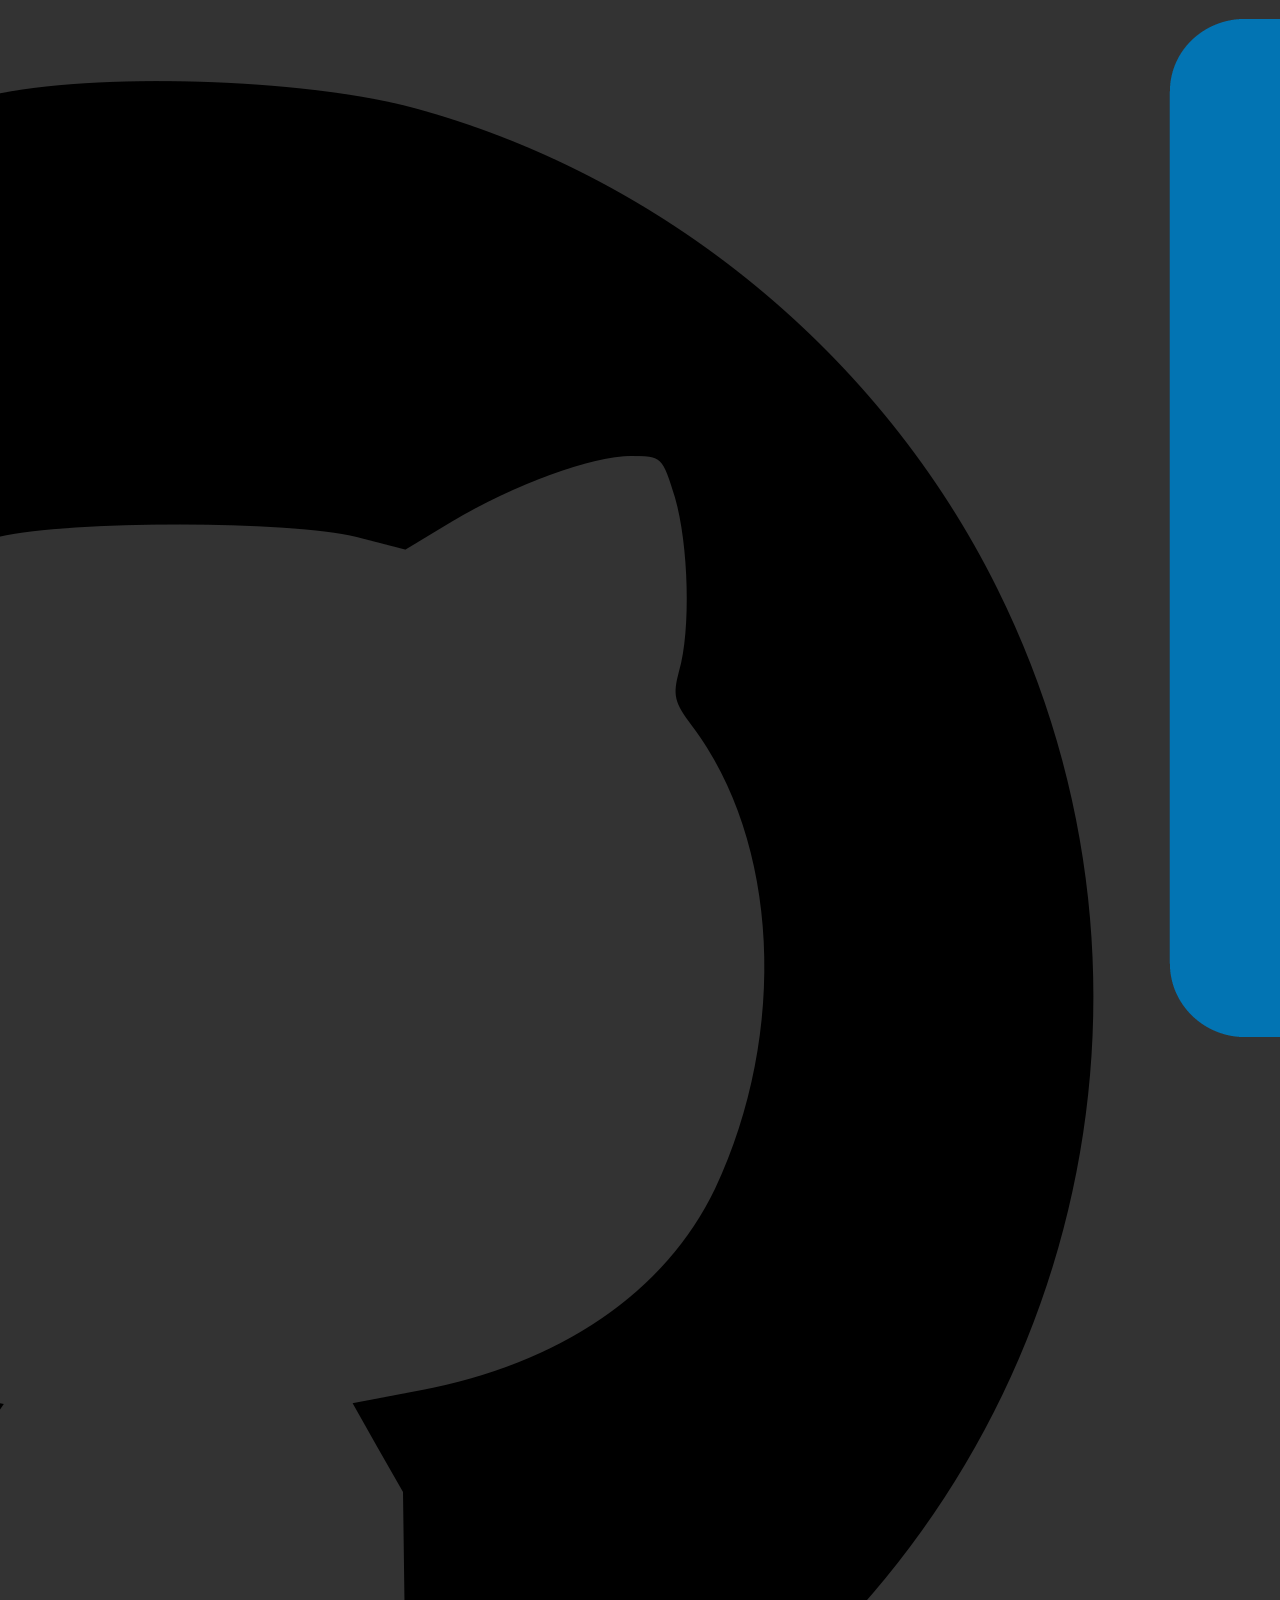
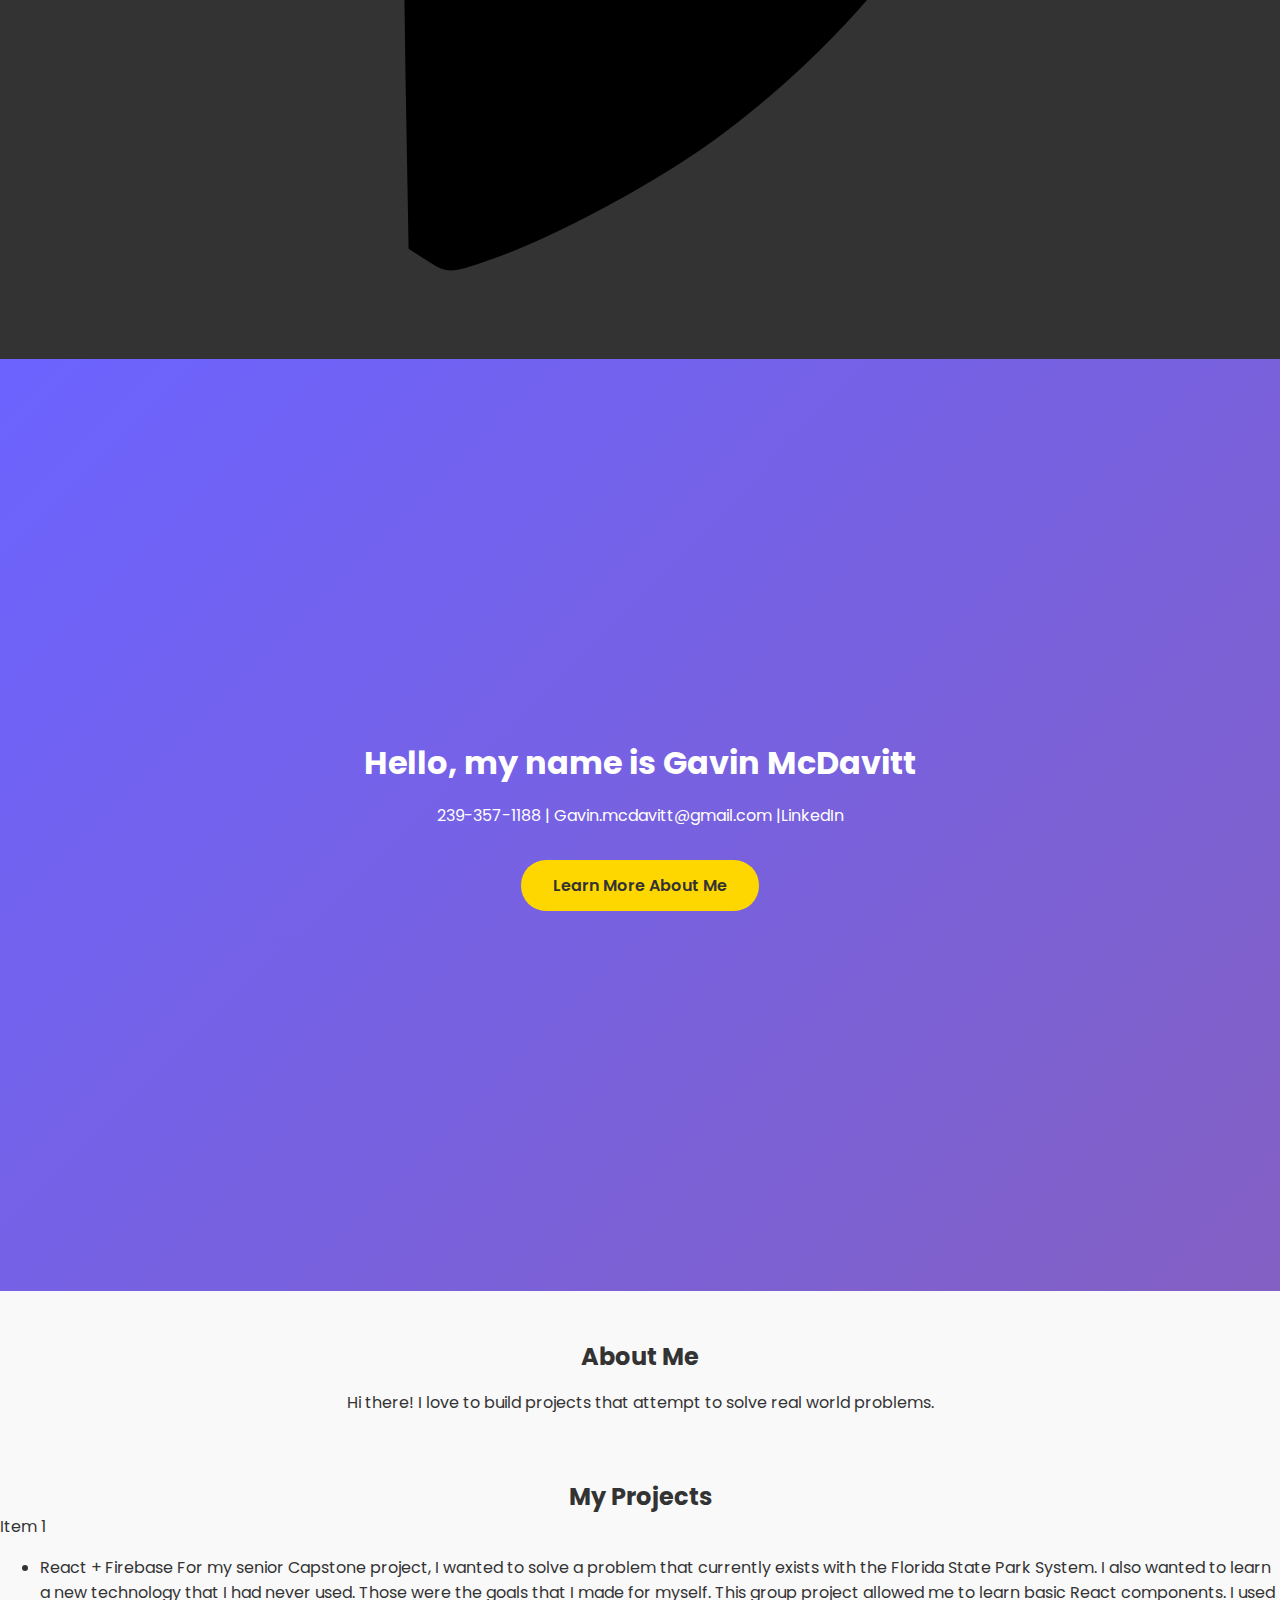
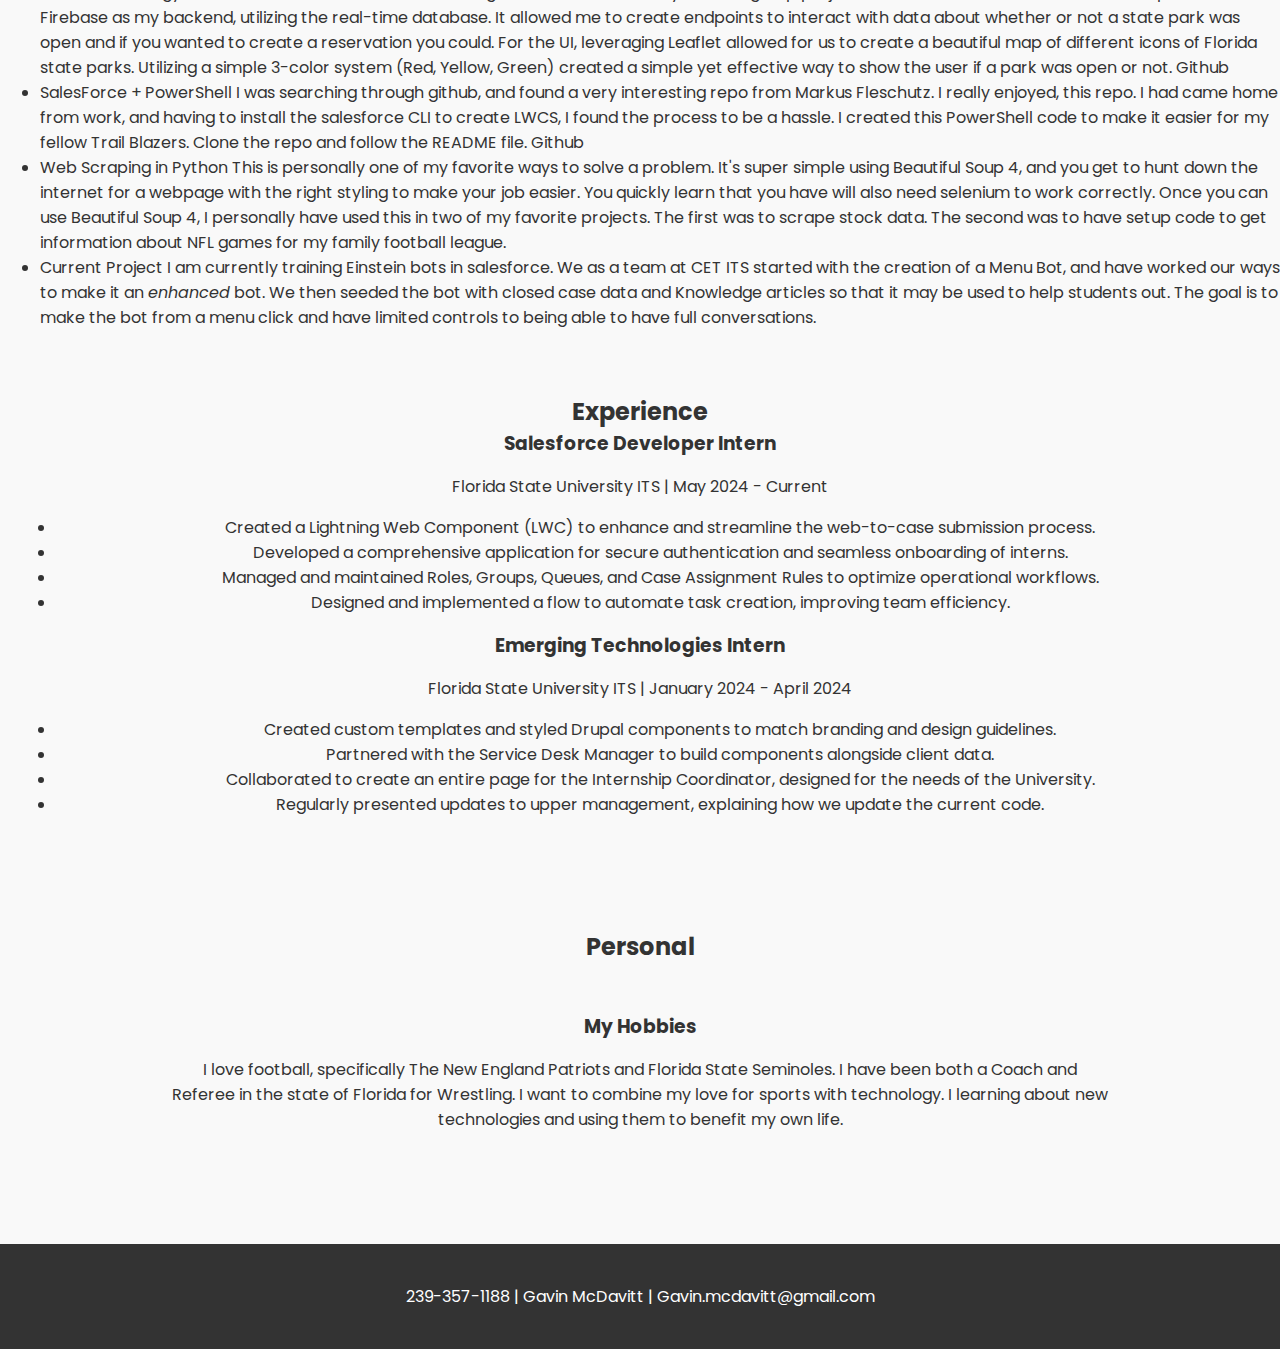
<file: index.html>
<!DOCTYPE html>
<html lang="en">
<head>
    <meta charset="UTF-8">
    <meta name="viewport" content="width=device-width, initial-scale=1.0">
    <title>Gavin McDavitt Developer</title>
    <link href="https://fonts.googleapis.com/css2?family=Poppins:wght@300;400;600&display=swap" rel="stylesheet">
    <link rel="stylesheet" href="style.css">
    <script src="index.js"></script>
</head>
<body>
    <nav class="navbar">
        <ul class="nav-list">
            <li><a href="/index.html#about">About Me</a></li>
            <li><a href="/index.html#projects">Projects</a></li>
            <li><a href="/index.html#experience">Experience</a></li>
            <li><a href="/index.html#personal">Personal</a></li>
            <li><a href="https://github.com/gavinmcdavitt"><img id = 'GithubCat'src ='/Media/GitHub_Invertocat_Logo.svg.png' /></a></li>
            <li><a href="https://www.linkedin.com/in/gavin-mcdavitt/"> <img id = 'LinkedIn'src = '/Media/LinkedIn_logo.png' /></a></li>
            <li><a href="https://www.salesforce.com/trailblazer/pbxvr2rt321yli3xdi"><img id = 'Trailheads' src = '/Media/trailhead.png' /></a></li>
        </ul>
    </nav>
    <header class="hero" id="hero">
        <div class="hero-content">
            <h1 class="hero-title">Hello, my name is Gavin McDavitt</h1>
            <p class="hero-tagline">239-357-1188 | Gavin.mcdavitt@gmail.com |<a href="https://www.linkedin.com/in/gavin-mcdavitt">LinkedIn</a> </p>
            <a href="#about" class="hero-button">Learn More About Me</a>
        </div>
    </header>

    <main>
        <section id="about" class="section">
            <h2>About Me</h2>
            <div class="content">
                <p>
                    Hi there! I love to build projects that attempt to solve real world problems.
                </p>
            </div>
        </section>
        <!--
        <section id="projects" class="section">
            <h2>My Projects</h2>
            <div class="project-grid">
                <div class="project-card">
                    <h3>State Park Reservation System</h3>
                    <p>This project solves an everlying issue with the Florida State Park system. Florida State Parks
                        do not currently have a reservation system in place. This leads to many Floridians having an
                        unenjoyable experience in the real Florida. Built in React + Firebase.
                    </p>
                    <a href="https://github.com/gavinmcdavitt/StateParkApp" class="project-link">View on GitHub</a>

                </div>
                <div class="project-card">
                    <h3>Python to help me Walk the St. Marks Tallahassee Path</h3>
                    <p> In this project, I utilized the python libraries:
                        Beautiful Soup and openpyxl. This allowed me to web scrape the data about future games including:
                        Home, Away, Over-Under, Home Spread. I would print these to a excel sheet, to keep track of each week's
                        games.
                    </p>
                    <a href="https://github.com/gavinmcdavitt/McDavitt-Walk-of-Shame" class="project-link">View on GitHub</a>
                </div>
                <div class="project-card">
                    <h3>Flow + Automation Superbadges</h3>
                    <p>Flow Administration Superbadge Unit
                        Flow Optimization Superbadge Unit
                        Record-Triggered Flow Superbadge Unit
                        Screen Flow Fundamentals Superbadge Unit
                        Flow Data Collections Optimization Superbadge Unit
                    </p>
                    <a href="https://www.salesforce.com/trailblazer/pbxvr2rt321yli3xdi" class="project-link">View on Trailhead</a>
                </div>
                <div class="project-card">
                    <h3>Palindrome Checker</h3>
                    <p>I was curious about using one instead of having to search for other websites. I included it  <a href="/palindrome.html">here</a>.
                    </p>
                     <a href="/palindrome.html">View Here</a>
                </div>
            </div>
        </section> 
-->
<h2 style="text-align: center;" id="projects">My Projects</h2>

        <div class="page-container">
            <!-- Flexbox container for interacting elements -->
            <div class="flexbox hidden">
                <div class="flex-item" id="FlexItem">Item 1</div>
            </div>
    
            <!-- Circular container -->
            <div class="void" id="void">
                <div class="crop">
                    <ul id="card-list" style="--count: 4;">
                        <li>
                        
                            
                            <div class="card" id ='card-1' onclick="copyCardTextById('card-1')"> 
                                <div class="overlay-card"> </div>   
                                
                                <span class="model-name">React + Firebase</span><span>
    
                            
                            For my senior Capstone project, I wanted to solve a problem that currently exists with the Florida State Park System. I also wanted to
                            learn a new technology that I had never used. Those were the goals that I made for myself. This group project allowed me to 
                            learn basic React components. I used Firebase as my backend, utilizing the real-time database. It allowed me to create endpoints to interact 
                            with data about whether or not a state park was open and if you wanted to create a reservation you could. For the UI, leveraging Leaflet allowed
                            for us to create a beautiful map of different icons of Florida state parks. Utilizing a simple 3-color system (Red, Yellow, Green) created a 
                            simple yet effective way to show the user if a park was open or not. 
                            <a href="https://github.com/gavinmcdavitt/StateParkApp" target="_blank" style="text-decoration: none; color: inherit;">Github</a>
                        </span>
                    </div></li>
                        <li><div class="card" id ='card-2' onclick="copyCardTextById('card-2')">
                            <div class="overlay-card"> </div><span class="model-name">SalesForce + PowerShell</span><span>
                            I was searching through github, and found a very interesting <a href = "https://github.com/fleschutz/PowerShell"> repo </a> from <a href = "https://fleschutz.de/">Markus Fleschutz.</a> I really enjoyed,
                            this repo. I had came home from work, and having to install the salesforce CLI to create LWCS, I found the process to be a hassle. I created this PowerShell
                            code to make it easier for my fellow Trail Blazers. Clone the repo and follow the README file.
                            <a href="https://github.com/gavinmcdavitt/Install-Salesforce-CLI-through-powershell" target="_new"> Github</a>
                            
                        </span></div></li>
                        <li><div class="card" id ='card-3' onclick="copyCardTextById('card-3')">
                            <div class="overlay-card"> </div><span class="model-name">Web Scraping in Python</span><span>
                            This is personally one of my favorite ways to solve a problem. It's super simple using Beautiful Soup 4, and you get to hunt
                            down the internet for a webpage with the right styling to make your job easier. You quickly learn that you have will also need selenium
                            to work correctly. Once you can use Beautiful Soup 4, I personally have used this in two of my favorite projects. The first was to scrape 
                            <a href="https://github.com/gavinmcdavitt/Stock_price_Scraping" target="_new"> stock data. </a> The second was to have setup 
                            code to get information about NFL games for my <a href="https://github.com/gavinmcdavitt/McDavitt-Walk-of-Shame" target="_new">family football league.</a>
                        </span></div></li>
                        <li>
                            <div class="card" id ='card-4' onclick="copyCardTextById('card-4')">  <div class="overlay-card"> </div><span class="model-name">Current Project</span>
                                <span>
                            I am currently training Einstein bots in salesforce. We as a team at CET ITS started with the creation of a Menu Bot, and have worked our ways
                            to make it an <i>enhanced</i> bot. We then seeded the bot with closed case data and Knowledge articles so that it may be used to help students out.
                            The goal is to make the bot from a menu click and have limited controls to being able to have full conversations.
                        </span></a></div></li>
                    </ul>
                    <div class="last-circle"></div>
                    <div class="second-circle"></div>
                </div>
                <div class="mask"></div>
                <div class="center-circle"></div>
            </div>
        </div>

        <section id="experience" class="section">
            <h2>Experience</h2>
            <div class="experience-grid">
                <div class="experience-card">
                    <h3>Salesforce Developer Intern</h3>
                    <p>Florida State University ITS | May 2024 - Current</p>
                    <ul>
            <li> Created a Lightning Web Component (LWC) to enhance and streamline the web-to-case submission process.</li>
            <li> Developed a comprehensive application for secure authentication and seamless onboarding of interns. </li>
            <li> Managed and maintained Roles, Groups, Queues, and Case Assignment Rules to optimize operational workflows.</li>
            <li> Designed and implemented a flow to automate task creation, improving team efficiency.</li>
                    </ul>
                </div>
            </div>
            <div class="experience-grid">
                <div class="experience-card">
                    <h3>Emerging Technologies Intern</h3>
                    <p>Florida State University ITS | January 2024 - April 2024</p>
                    <ul>
            <li> Created custom templates and styled Drupal components to match branding and design guidelines. </li>
            <li> Partnered with the Service Desk Manager to build components alongside client data. </li>
            <li> Collaborated to create an entire page for the Internship Coordinator, designed for the needs of the University.</li>
            <li>Regularly presented updates to upper management, explaining how we update the current code.</li>
                    </ul>

                </div>
            </div>
        </section>

        <section id="personal" class="section">
            <h2>Personal</h2>
                <div class="personal-card">
                    <h3>My Hobbies</h3>
                    <p>I love football, specifically The New England Patriots and Florida State Seminoles. I have been both a Coach and Referee in the state of Florida for Wrestling.
                        I want to combine my love for sports with technology. 
                        I learning about new technologies and using them to benefit my own life.
                    </p>
                </div>
        </section>

        <footer class="footer">
            <p>239-357-1188 | Gavin McDavitt | Gavin.mcdavitt@gmail.com</p>
        </footer>
</body>
</html>
</file>
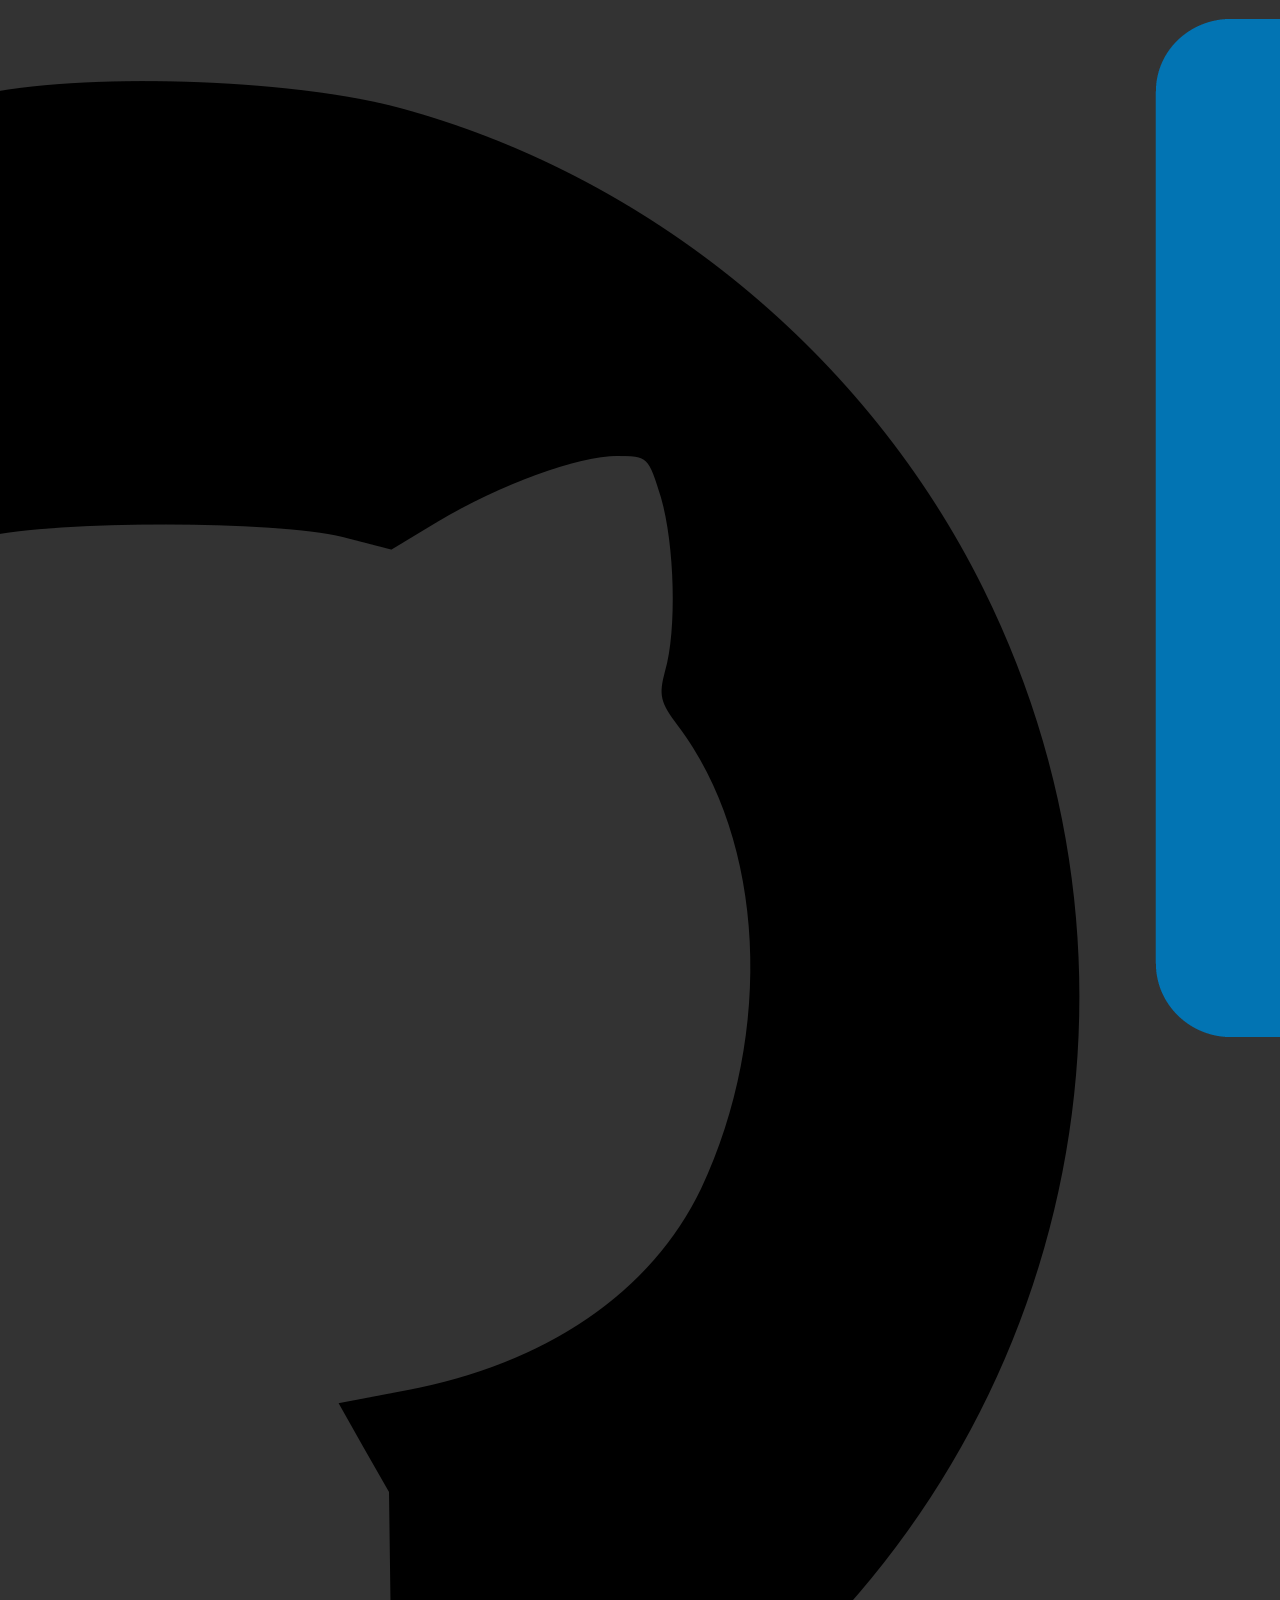
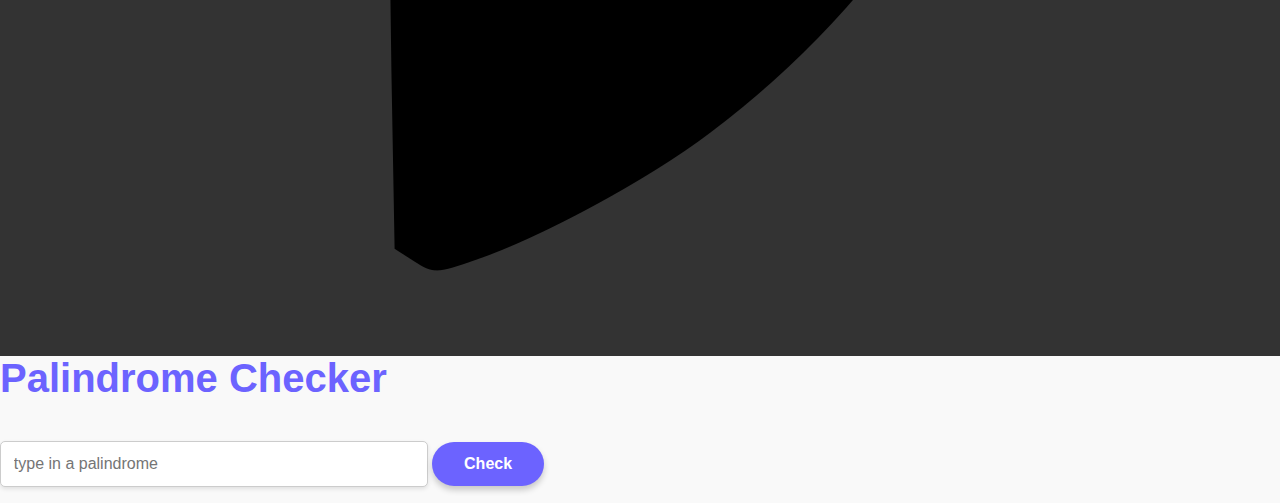
<file: palindrome.html>
<!DOCTYPE html>
<html lang="en">
    <head>
        <title>Palindrome Checker</title>
        <link rel="stylesheet" href="style.css">
        <Style>
            .footer {
                background: #333;
                color: white;
                text-align: center;
                padding: 1.5em 0;
                position: absolute;
                width: 100%;
                bottom: 0;
            }
            /* Palindrome Checker Styling */
            .checker-container {
                display: flex;
                flex-direction: column;
                align-items: center;
                justify-content: center;
                min-height: 100vh; /* Full page height */
                text-align: center;
            }
    
            h1 {
                color: #6C63FF; /* Matches the theme */
                font-size: 2.5rem;
                margin-bottom: 1em;
            }
    
            input[type="text"] {
                width: 80%;
                max-width: 400px;
                padding: 0.8em;
                font-size: 1rem;
                border: 1px solid #ccc;
                border-radius: 5px;
                box-shadow: 0px 2px 4px rgba(0, 0, 0, 0.1);
                margin-bottom: 1em;
            }
    
            button {
                padding: 0.8em 2em;
                font-size: 1rem;
                font-weight: 600;
                color: #fff;
                background-color: #6C63FF;
                border: none;
                border-radius: 25px;
                cursor: pointer;
                transition: all 0.3s ease;
                box-shadow: 0px 4px 6px rgba(0, 0, 0, 0.2);
            }
    
            button:hover {
                background-color: #8360c3;
            }
    
        </Style>
    </head>
<body>
    <nav class="navbar">
        <ul class="nav-list">
            <li><a href="/index.html#about">About Me</a></li>
            <li><a href="/index.html#projects">Projects</a></li>
            <li><a href="/index.html#experience">Experience</a></li>
            <li><a href="/index.html#personal">Personal</a></li>
            <li><a href="https://github.com/gavinmcdavitt"><img id = 'GithubCat'src ='/Media/GitHub_Invertocat_Logo.svg.png' /></a></li>
            <li><a href="https://www.linkedin.com/in/gavin-mcdavitt/"> <img id = 'LinkedIn'src = '/Media/LinkedIn_logo.png' /></a></li>
            <li><a href="https://www.salesforce.com/trailblazer/pbxvr2rt321yli3xdi"><img id = 'Trailheads' src = '/Media/Trailhead.png' /></a></li>
        </ul>
    </nav>
    <h1> Palindrome Checker</h1>
    <input id = "input" type = "text" placeholder="type in a palindrome "/>
    <button onclick = "check()">Check</button>  
    <script src = "index.js"></script>
</body>
</html>
</file>
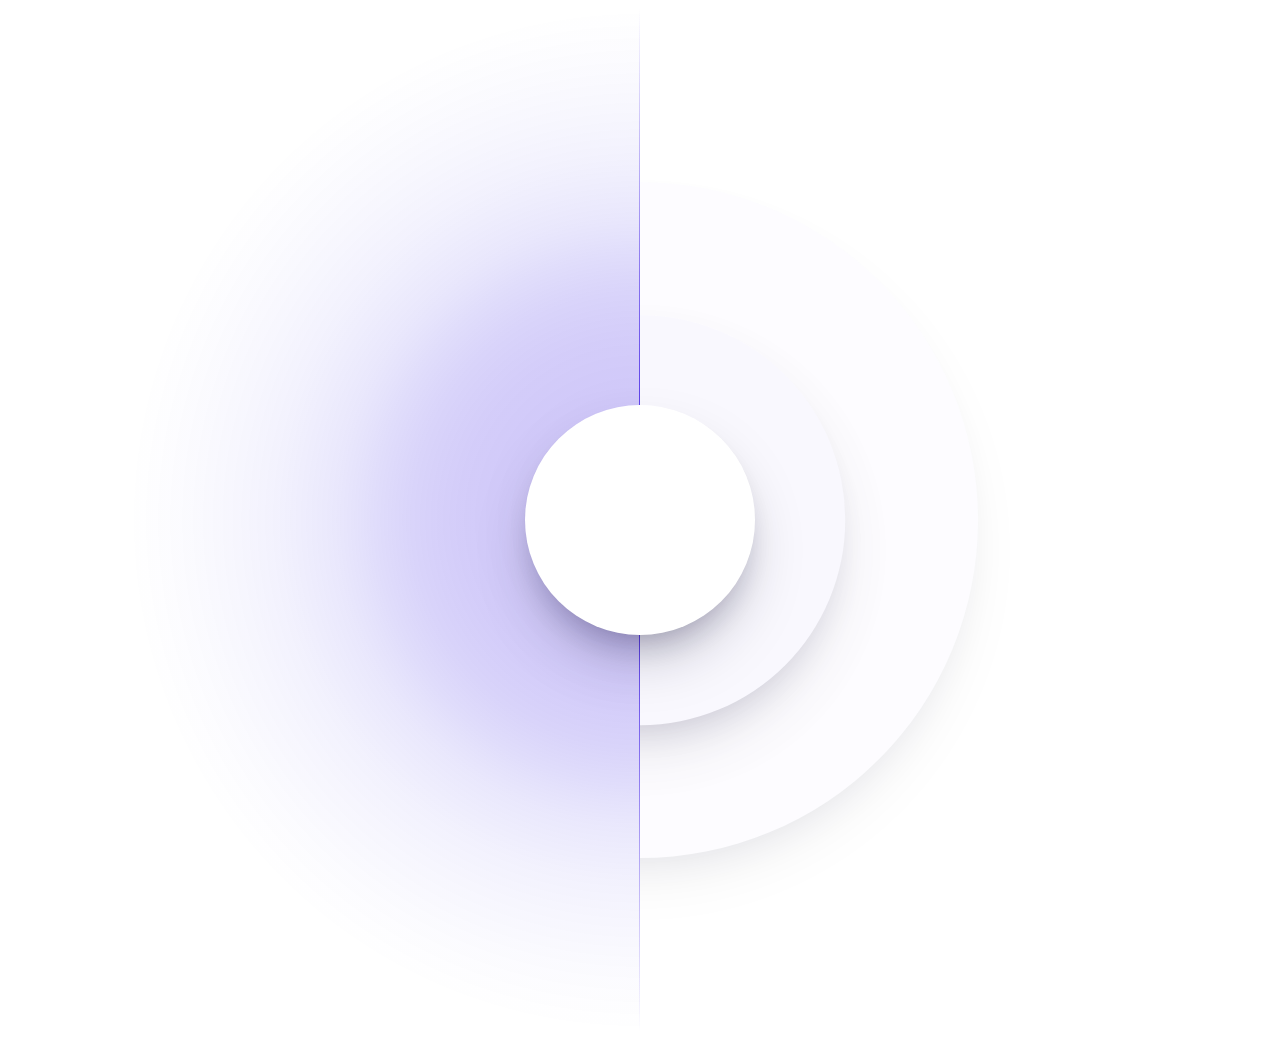
<file: practice.html>
<!DOCTYPE html>
<html lang="en">
<head>
    <meta charset="UTF-8">
    <meta name="viewport" content="width=device-width, initial-scale=1.0">
    <title>Projects done</title>
    <link rel="stylesheet" href="practice.css">
    <script>
        function copyCardTextById(id) {
            // Select the card element by its ID
            const card = document.getElementById(id);
        
            if (card) {
                // Get the `model-name` text and other text content
                const modelName = card.querySelector('.model-name')?.textContent || '';
                const otherText = [...card.querySelectorAll('span')]
                    .filter(span => !span.classList.contains('model-name'))
                    .map(span => span.textContent)
                    .join(' ');
        
                // Update the flexbox with the formatted content
                const flexItem = document.querySelector('.flexbox .flex-item');
                if (flexItem) {
                    flexItem.innerHTML = `
                        <h2>${modelName}</h2>
                        <p>${otherText}</p>
                    `;
                }
        
                // Make the flexbox visible
                const flexbox = document.querySelector('.flexbox');
                if (flexbox) {
                    flexbox.classList.remove('hidden');
                }
        
                // Log to console for verification
                console.log('Updated flexbox with:', { modelName, otherText });
            } else {
                console.error('Card with ID', id, 'not found.');
            }
        }
        
    </script>
    
</head>
<body>
    <div class="page-container">
        <!-- Flexbox container for interacting elements -->
        <div class="flexbox hidden">
            <div class="flex-item">Item 1</div>
        </div>

        <!-- Circular container -->
        <div class="void" id="void">
            <div class="crop">
                <ul id="card-list" style="--count: 4;">
                    <li><div class="card" id ='card-1' onclick="copyCardTextById('card-1')"><a><span class="model-name">Slide 1</span><span>

                        Lorem ipsum dolor sit amet, consectetur adipiscing elit. Vivamus vel sagittis diam. Phasellus at felis pretium velit imperdiet hendrerit. Curabitur at pharetra libero, vel facilisis turpis. Nulla eu sollicitudin dolor. Suspendisse elementum eros ut mi tincidunt, sit amet feugiat nunc eleifend. Morbi ligula mi, fermentum id imperdiet id, ultrices eget nunc. Nunc ante odio, finibus et tristique sit amet, viverra a erat. Sed sollicitudin risus orci, non fermentum neque facilisis vitae. Sed placerat molestie elit a interdum. Duis ut lorem ac tellus varius commodo.
                        
                        Donec ornare velit eget consectetur euismod. Nullam ultrices sapien leo, nec consectetur quam dapibus sed. Curabitur placerat purus nec urna iaculis, feugiat sollicitudin dolor consectetur. Nunc a libero id metus auctor placerat quis et nisl. Integer orci quam, ultricies congue lorem non, ullamcorper imperdiet lectus. Fusce nunc quam, semper vel tempor in, dictum iaculis nisl. Donec consequat sollicitudin accumsan. Nam ut ligula eu dolor iaculis tristique. Proin aliquet ex dui, ut aliquam arcu sollicitudin eget. Sed non faucibus lectus. Curabitur fringilla est id quam mattis, sit amet suscipit neque aliquam. Phasellus fringilla lectus dolor, in dapibus sem condimentum ut. Aenean quis volutpat metus. Pellentesque vel ullamcorper nisi, in congue orci. Nunc ut sem sit amet tellus auctor laoreet. Maecenas ut aliquet massa.
                        
                        Integer mattis velit sed enim faucibus bibendum. Aenean et orci enim. Pellentesque interdum arcu magna, eget auctor metus scelerisque sed. Mauris mattis posuere laoreet. Quisque at imperdiet quam, at viverra orci. Nunc ornare at purus eget efficitur. Praesent in orci massa. Suspendisse commodo ante arcu, in scelerisque urna aliquam eget. Curabitur varius egestas velit in convallis. Donec vehicula orci nec sem vestibulum, in pretium nunc viverra. Morbi ut elementum augue. Nulla fringilla egestas dapibus. Phasellus non convallis eros. Praesent nec consectetur velit. Sed ultricies lorem enim, sed volutpat diam tristique sed. Nunc sollicitudin non magna sit amet egestas. </span></a></div></li>
                    <li><div class="card" id ='card-2' onclick="copyCardTextById('card-2')"><a><span class="model-name">Slide 2</span><span>

                        Lorem ipsum dolor sit amet, consectetur adipiscing elit. Aliquam suscipit tempor sapien, sit amet facilisis dui faucibus suscipit. Nunc erat dolor, imperdiet at est nec, eleifend tempor augue. Fusce dignissim est in est feugiat, eget commodo ex interdum. Orci varius natoque penatibus et magnis dis parturient montes, nascetur ridiculus mus. Pellentesque eleifend, quam at fermentum volutpat, tortor turpis condimentum lacus, vel tincidunt ipsum purus nec ante. Vivamus tempor dolor nec mollis semper. Phasellus pharetra ut purus a congue. Curabitur bibendum nunc id eros rutrum vestibulum. Morbi vel lorem diam.
                        
                        Curabitur ac suscipit risus. Mauris rutrum malesuada elit ut pellentesque. Aenean et dui accumsan, consectetur magna id, malesuada magna. Nulla vitae sem at purus egestas bibendum. Phasellus eget sem at turpis mattis hendrerit in quis magna. Vestibulum egestas, velit vel luctus commodo, libero erat pulvinar odio, faucibus tempus libero felis a magna. Vestibulum vitae vestibulum felis. Vivamus interdum, diam eget fringilla dictum, augue ipsum interdum purus, id maximus justo tortor id turpis. Suspendisse commodo vehicula bibendum. Nam ultricies eros in ex cursus, at tempus tellus ultrices. Nulla consectetur pulvinar risus, porttitor hendrerit mi ultricies in. Morbi a erat at enim molestie pellentesque. Sed hendrerit eros efficitur nisl placerat, sit amet fringilla risus tincidunt. Phasellus iaculis nulla at justo faucibus finibus. Nullam porttitor tincidunt nibh, sit amet sagittis nisi aliquet nec. Proin rutrum volutpat sapien a tempus.
                        
                        Phasellus tristique nunc in tortor ornare, quis aliquet leo blandit. Maecenas vel leo at tortor feugiat blandit. Vestibulum mollis sapien velit, eleifend accumsan ex semper et. Maecenas sit amet pretium justo. Cras a ex nulla. Vivamus ante elit, gravida ut eros eget, lobortis mollis nisl. Donec nec arcu luctus lorem volutpat dignissim eget eu massa.
                        
                        Pellentesque sit amet consectetur justo, placerat sagittis risus. Suspendisse luctus convallis ante eu suscipit. Etiam in quam cursus, sollicitudin sem sed, rhoncus purus. Donec pharetra ullamcorper maximus. Duis elementum pretium finibus. Etiam imperdiet posuere velit non fringilla. Sed et luctus magna. Integer feugiat enim in blandit tincidunt. Aliquam faucibus pulvinar lorem eleifend volutpat. Lorem ipsum dolor sit amet, consectetur adipiscing elit. Fusce ultricies leo diam, sed ultricies est blandit vel. Phasellus dapibus nisi in ipsum viverra varius. Donec blandit lorem nibh, a lacinia enim ornare at. Nulla dignissim metus enim, in pellentesque nulla lacinia sed. Sed auctor mattis accumsan.
                        
                        Integer vitae molestie nisi. Duis ut purus posuere, molestie tellus id, tristique ante. Proin vehicula metus ante, et malesuada libero commodo at. Aliquam sollicitudin libero tincidunt ornare varius. Mauris risus ante, sagittis nec vehicula egestas, suscipit a urna. Vestibulum id mollis nunc. Donec nisl enim, vulputate vitae ex sagittis, eleifend blandit mauris. </span></a></div></li>
                    <li><div class="card" id ='card-3' onclick="copyCardTextById('card-3')"><a><span class="model-name">Slide 3</span><span>Lorem ipsum dolor sit amet, consectetur adipiscing elit. Maecenas dignissim libero et lorem suscipit semper. Vivamus finibus elementum orci ut commodo. Cras nec bibendum lorem. In hac habitasse platea dictumst. Donec condimentum turpis et fringilla bibendum. Vivamus dictum lobortis elementum. Suspendisse potenti. Nullam rhoncus eget leo non eleifend. Vestibulum nisi felis, dictum quis scelerisque non, aliquam rhoncus dui. Donec rutrum bibendum vulputate. Sed gravida, metus a tincidunt pharetra, lectus libero imperdiet magna, non porta eros justo in metus. Donec lobortis eros arcu, eget vestibulum quam facilisis a. Suspendisse vitae massa venenatis, dapibus ipsum in, eleifend eros. Donec efficitur nisi ac justo tincidunt gravida. </span></a></div></li>
                    <li><div class="card" id ='card-4' onclick="copyCardTextById('card-4')"><a><span class="model-name">Slide 4</span><span>

                        Lorem ipsum dolor sit amet, consectetur adipiscing elit. Integer convallis, justo non hendrerit condimentum, nunc ligula convallis diam, eu elementum eros dolor ut lectus. Ut pharetra purus ex, eget sagittis libero auctor in. Donec id quam condimentum, placerat diam at, suscipit nisi. Vestibulum tincidunt quam ac vulputate bibendum. Vestibulum finibus eros eget lectus rhoncus maximus. Aliquam in tristique nibh, a consectetur tortor. Integer suscipit sem eget ex lacinia dignissim. Nunc tincidunt enim erat, vel posuere velit suscipit in. Vivamus pulvinar vel metus ut iaculis. Mauris interdum sodales suscipit. Proin faucibus eleifend magna.
                        
                        Vivamus porttitor nibh eu diam mattis, in molestie nisl egestas. Vestibulum non nunc a ipsum fermentum tempor. Donec a pellentesque tellus, at sagittis dolor. Praesent odio libero, ullamcorper non aliquam id, suscipit a tortor. Quisque vel consequat enim. Aenean vestibulum, purus vel maximus condimentum, dui metus aliquet magna, commodo tincidunt libero justo id nisi. Fusce faucibus vehicula nibh, id aliquet orci tincidunt vel. Curabitur tincidunt massa eu erat tincidunt, at malesuada purus iaculis. Fusce efficitur iaculis ipsum id posuere. Maecenas varius tincidunt turpis quis congue. Nullam et eleifend risus. Praesent vestibulum tincidunt odio, id tristique nisl condimentum et. Duis sed nunc eget ipsum gravida molestie. Nam ultricies, felis eu condimentum eleifend, enim lorem placerat odio, et tempus dui nunc vitae enim. Vivamus lacinia risus faucibus elit finibus, sed rhoncus magna consectetur. </span></a></div></li>
                </ul>
                <div class="last-circle"></div>
                <div class="second-circle"></div>
            </div>
            <div class="mask"></div>
            <div class="center-circle"></div>
        </div>
    </div>
</body>
</html>
</file>
<file: style.css>
/* Global Styles */
/* These styles provide a consistent look and feel across the entire website. */
body {
    font-family: 'Poppins', sans-serif;
    margin: 0;
    padding: 0;
    box-sizing: border-box;
    color: #333; /* Default text color*/
    background-color: #f9f9f9; /* Background color of the wesbite */
    scroll-behavior: smooth; /* When you click on nav links this make it scroll smoothly */
}

h1, h2, h3 {
    margin: 0; 
}

a {
    text-decoration: none;
    color: inherit;
}

/* Navbar */
.navbar {
    background-color: #333; 
    padding: 1rem; /* Adds spacing */
    position: sticky; /* Keeps the navbar visible at the top while scrolling. */
    top: 0;
    z-index: 1000; 
}

.nav-list {
    list-style-type: none; 
    margin: 0;
    padding: 0;
    display: flex;
    justify-content: center; 
    gap: 2rem; 
}

.nav-list a {
    color: white;
    font-family: 'Poppins', sans-serif;
    font-weight: 400;
    font-size: 1rem; 
}

.nav-list a:hover {
    text-decoration: underline;
}

/* Hero Section */
/* The hero is used for the introduction page */
.hero {
    display: flex; 
    justify-content: center;
    align-items: center;
    height: 100vh; 
    background: linear-gradient(135deg, #6C63FF, #8360c3); 
    color: white; 
    text-align: center;
    padding: 1em; /* Adds some spacing around the content. */
}

.hero-title span {
    color: #FFD700; 
    font-weight: 600;
}

.hero-button {
    display: inline-block;
    margin-top: 1em;
    padding: 0.8em 2em; 
    background: #FFD700; 
    color: #333; 
    font-weight: 600;
    border-radius: 25px; /* Rounded corners. */
    transition: all 0.3s ease; 
}

/* Sections */
.section {
    padding: 3em 1em; 
    text-align: center; 
}
.personal-card{
    padding: 3em 1em; 
    width:75%;
    margin: auto;
}

.project-grid {
    display: flex;
    gap: 2em;
    flex-wrap: wrap; 
    justify-content: center; 
}

.project-card {
    background: white; 
    padding: 1.5em; 
    box-shadow: 0px 4px 6px rgba(0, 0, 0, 0.1); 
    border-radius: 10px;
    max-width: 300px; 
    text-align: left; 
}

.project-link {
    color: #6C63FF; 
    font-weight: 600; 
    margin-top: 1em;  
    display: inline-block;
}

/* Footer */
.footer {
    background: #333; 
    color: white; 
    text-align: center;
    padding: 1.5em 0; 
}
</file>
<file: practice.css>
:root {
            --rotate-speed: 40;
            --count: 8; /* Default count, the DOM element should override this */
            --easeInOutSine: cubic-bezier(0.37, 0, 0.63, 1);
            --easing: cubic-bezier(0.000, 0.37, 1.000, 0.63);
        }
        .void {
            width: 100%;
            max-width: 1024px;
            margin: auto;
            position: relative;
            aspect-ratio: 1 / 1;
        }
        .void ul {
            list-style-type: none;
            margin: 0;
            padding: 0;
            position: relative;
            width: 100%;
            aspect-ratio: 1 / 1;
            outline: 2px dotted magenta;
            z-index: 1;
        }
        .void li {
            will-change: transform; /*optimization */
            position: absolute;
            top: 50%;
            transform: translateY(-50%);
        /* 	outline: 2px dashed cyan; */
            width: 100%;
            animation: rotateCW calc(var(--rotate-speed) * 1s) var(--easing) infinite;
        }
        .void .card {
            will-change: transform; /* optimization */
            width: 27%;
            display: flex;
            flex-direction: column;
            align-items: flex-start;
            padding: 16px 24px;
            gap: 8px;
            background: #FFFFFF;
            box-shadow: 0px 4px 12px rgba(0, 0, 0, 0.1), 0px 16px 32px rgba(0, 0, 0, 0.1);
            border-radius: 12px;
            font-family: 'Inter', sans-serif;
            font-style: normal;
            font-weight: 400;
            font-size: 14px;
            line-height: 20px;
            color: #535062;
            animation: rotateCCW calc(var(--rotate-speed) * 1s) var(--easing) infinite;

            overflow: hidden;
            text-overflow: ellipsis;
            white-space: nowrap;
        }
        .void a {
            text-decoration: none;
            color: unset;
        }
        .void .model-name {
            font-weight: 500;
            font-size: 18px;
            line-height: 150%;
            color: #3B2ED0;
            display: block;
        }
        .void svg {
            position: absolute;
            top: 0;
            left: 0;
            z-index: 0;
        }
        
        .void li:nth-child(2), li:nth-child(2) .card {
            animation-delay: calc((var(--rotate-speed)/var(--count)) * -1s);
        }
        .void li:nth-child(3), li:nth-child(3) .card {
            animation-delay: calc((var(--rotate-speed)/var(--count)) * -2s);
        }
        .void li:nth-child(4), li:nth-child(4) .card {
            animation-delay: calc((var(--rotate-speed)/var(--count)) * -3s);
        }
        .void li:nth-child(5), li:nth-child(5) .card {
            animation-delay: calc((var(--rotate-speed)/var(--count)) * -4s);
        }
        .void li:nth-child(6), li:nth-child(6) .card {
            animation-delay: calc((var(--rotate-speed)/var(--count)) * -5s);
        }
        .void li:nth-child(7), li:nth-child(7) .card {
            animation-delay: calc((var(--rotate-speed)/var(--count)) * -6s);
        }
        .void li:nth-child(8), li:nth-child(8) .card {
            animation-delay: calc((var(--rotate-speed)/var(--count)) * -7s);
        }
        
        @keyframes rotateCW {
            from {
                transform: translate3d(0px, -50%, -1px) rotate(-45deg);
            }
            to {
                transform: translate3d(0px, -50%, 0px) rotate(-315deg);
            }
        }
        @keyframes rotateCCW {
            from {
                transform: rotate(45deg);
            }
            to {
                transform: rotate(315deg);
            }
        }
        @keyframes pulseGlow {
            from {
                background-size: 60%;
            }
            to {
                background-size: 100%;
            }
        }
        
        .void .center-circle {
            position: absolute;
            width: 230px;
            aspect-ratio: 1 / 1;
            left: 50%;
            top: 50%;
            transform: translate(-50%, -50%);
            background: #FFFFFF;
            box-shadow: 0px 18px 36px -18px rgba(12, 5, 46, 0.3), 0px 30px 60px -12px rgba(12, 5, 46, 0.25);
            border-radius: 50%;
        }
        .void .second-circle {
            position: absolute;
            width: 40%;
            aspect-ratio: 1 / 1;
            left: 50%;
            top: 50%;
            transform: translate(-50%, -50%);
            background: #F5F4FE;
            opacity: 0.5;
            box-shadow: 0px 18px 36px -18px rgba(12, 5, 46, 0.3), 0px 30px 60px -12px rgba(12, 5, 46, 0.25);
            border-radius: 50%;
        }
        .void .last-circle {
            position: absolute;
            width: 66%;
            aspect-ratio: 1 / 1;
            left: 50%;
            top: 50%;
            transform: translate(-50%, -50%);
            background: #F5F4FE;
            opacity: 0.25;
            box-shadow: 0px 18px 36px -18px rgba(12, 5, 46, 0.3), 0px 30px 60px -12px rgba(12, 5, 46, 0.25);
            border-radius: 50%;
        }
        .void .crop {
            -webkit-mask-image: linear-gradient(90deg, rgba(0, 0, 0, 0), rgba(0, 0, 0, 0) 50%, rgba(0, 0, 0, 1) 50%, rgba(0, 0, 0, 1));
        }
        .void .mask {
            position: absolute;
            top: 0;
            left: 0;
            bottom: 0;
            width: 50%;
            animation: pulseGlow 5s linear infinite alternate;
            background-position: 100% 50%;
            background-repeat: no-repeat;
            background-image: radial-gradient(100% 50% at 100% 50%, rgba(60, 26, 229, 0.25) 0%, rgba(60, 26, 229, 0.247904) 11.79%, rgba(59, 26, 229, 0.241896) 21.38%, rgba(58, 26, 229, 0.2324) 29.12%, rgba(57, 26, 229, 0.219837) 35.34%, rgba(55, 26, 229, 0.20463) 40.37%, rgba(53, 26, 229, 0.1872) 44.56%, rgba(51, 26, 229, 0.16797) 48.24%, rgba(48, 26, 229, 0.147363) 51.76%, rgba(46, 26, 229, 0.1258) 55.44%, rgba(44, 26, 229, 0.103704) 59.63%, rgba(41, 26, 229, 0.0814963) 64.66%, rgba(39, 26, 229, 0.0596) 70.88%, rgba(36, 26, 229, 0.038437) 78.62%, rgba(34, 26, 229, 0.0184296) 88.21%, rgba(32, 26, 229, 0) 100%);
        }
        .void .mask:after {
            content: "";
            position: absolute;
            width: 1px;
            height: 100%;
            right: 0;
            display: block;
            background-image: linear-gradient(180deg, rgba(60, 26, 229, 0) 0%, #3C1AE5 50%, rgba(60, 26, 229, 0) 100%);
        }

        .page-container {
            display: flex;
            align-items: center;
            justify-content: center;
            position: relative;
        }
        
        .flexbox {
            position: absolute;
            top: -2%;
            left: 1%; /* This places the box in the left half and then shifts it to the left quarter */
            width: 60%; /* Makes the flexbox box take up half of the left half */
            height: 100%; /* Make the flexbox take the full height of the left section */
            display: flex;
            justify-content: center;
            align-items: center;
          }
          .flexbox.hidden {
            display: none;
        }
        .flex-item {
            display: flex;
            flex-direction: column;
            align-items: flex-start;
            padding: 16px 24px;
            gap: 8px;
            background: #FFFFFF;
            box-shadow: 0px 4px 12px rgba(0, 0, 0, 0.1), 0px 16px 32px rgba(0, 0, 0, 0.1);
            border-radius: 12px;
            font-family: 'Inter', sans-serif;
            font-style: normal;
            font-weight: 400;
            font-size: 14px;
            line-height: 20px;
            color: #535062;
            width: 650px;
            z-index: 20;
        }
</file>
